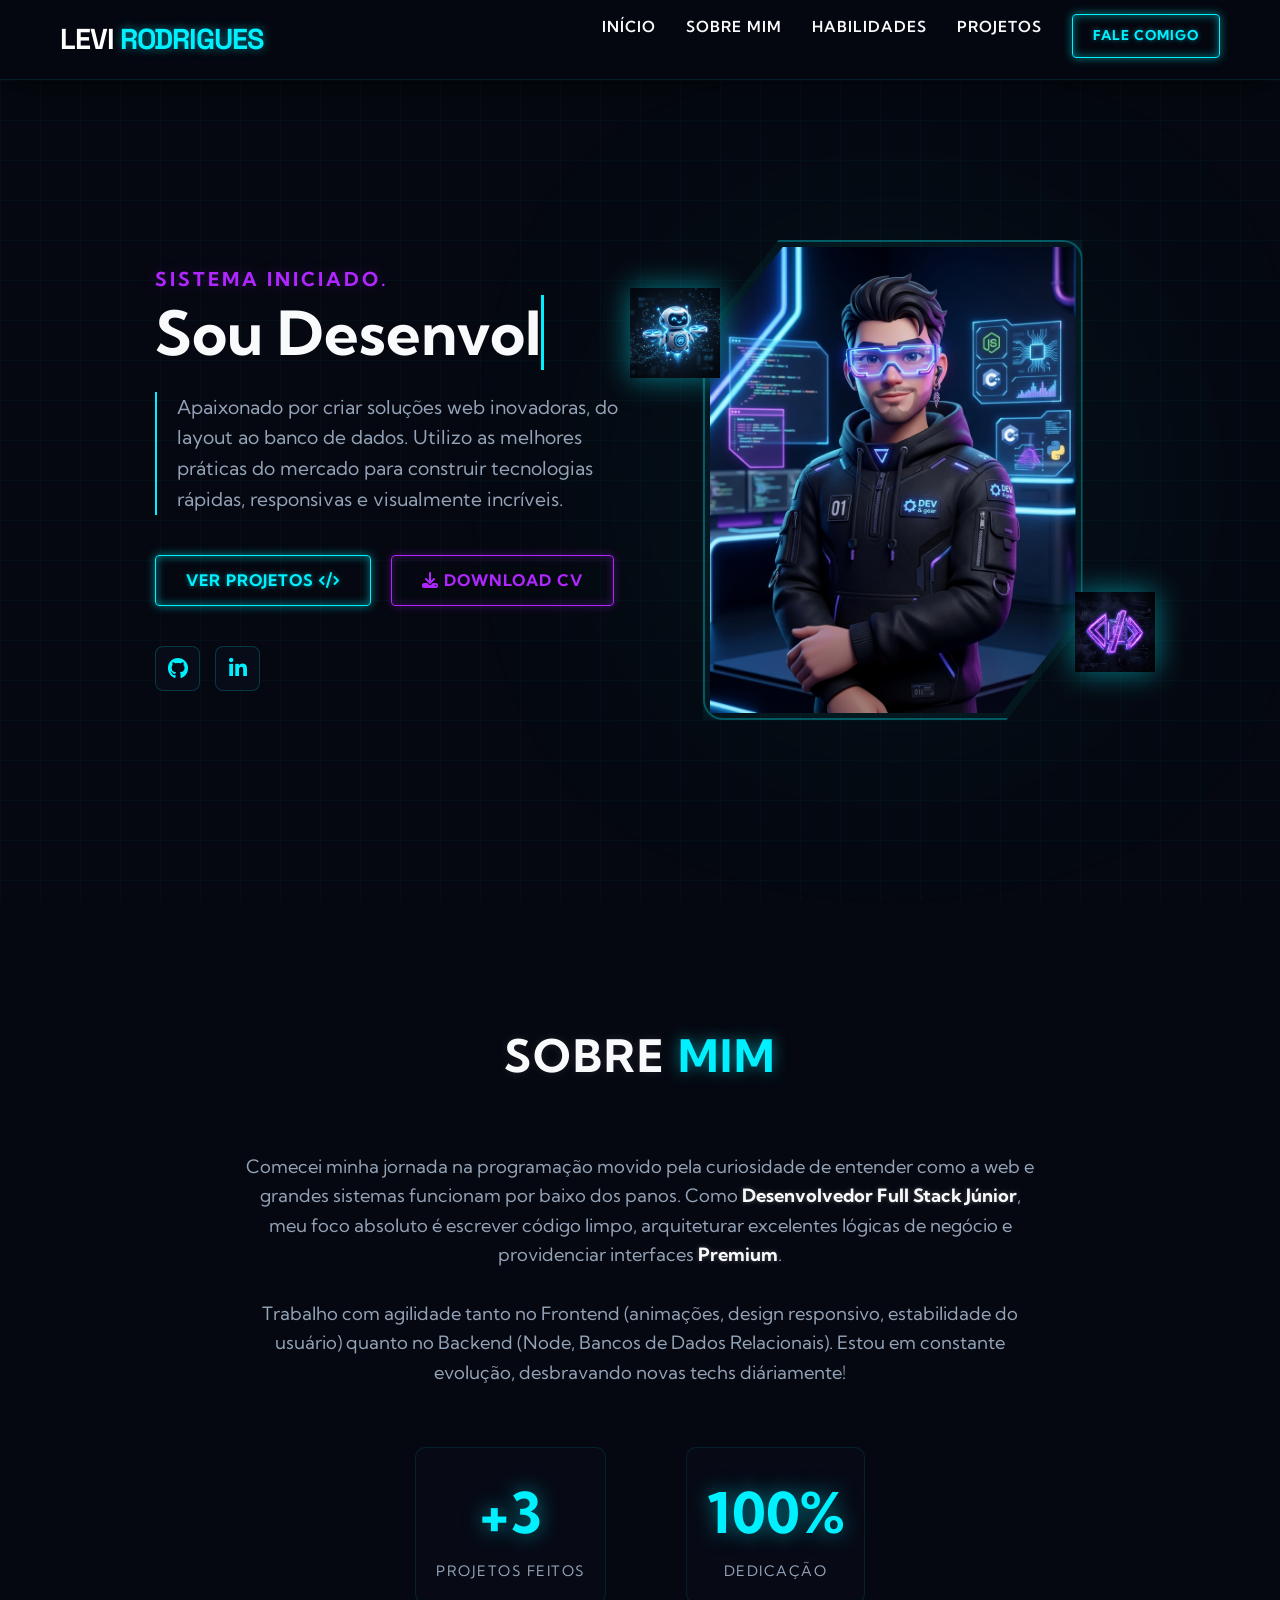
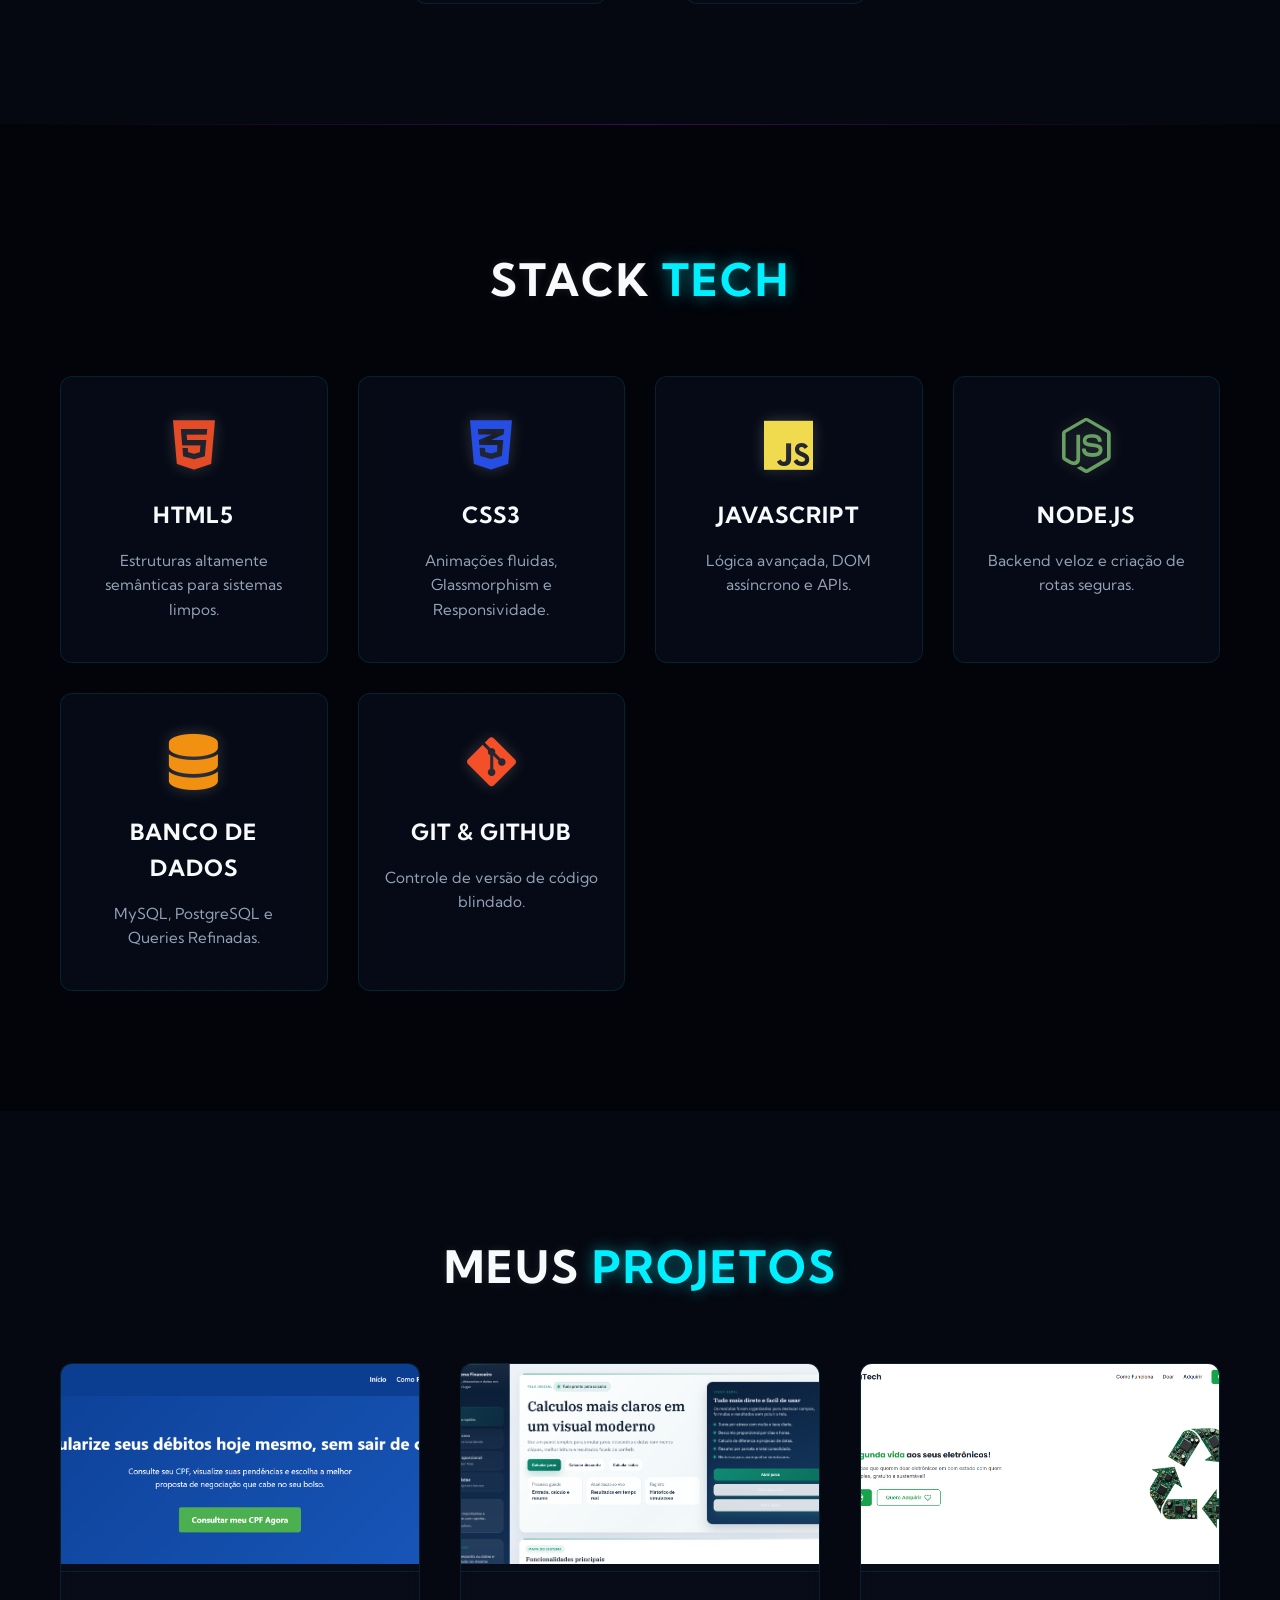
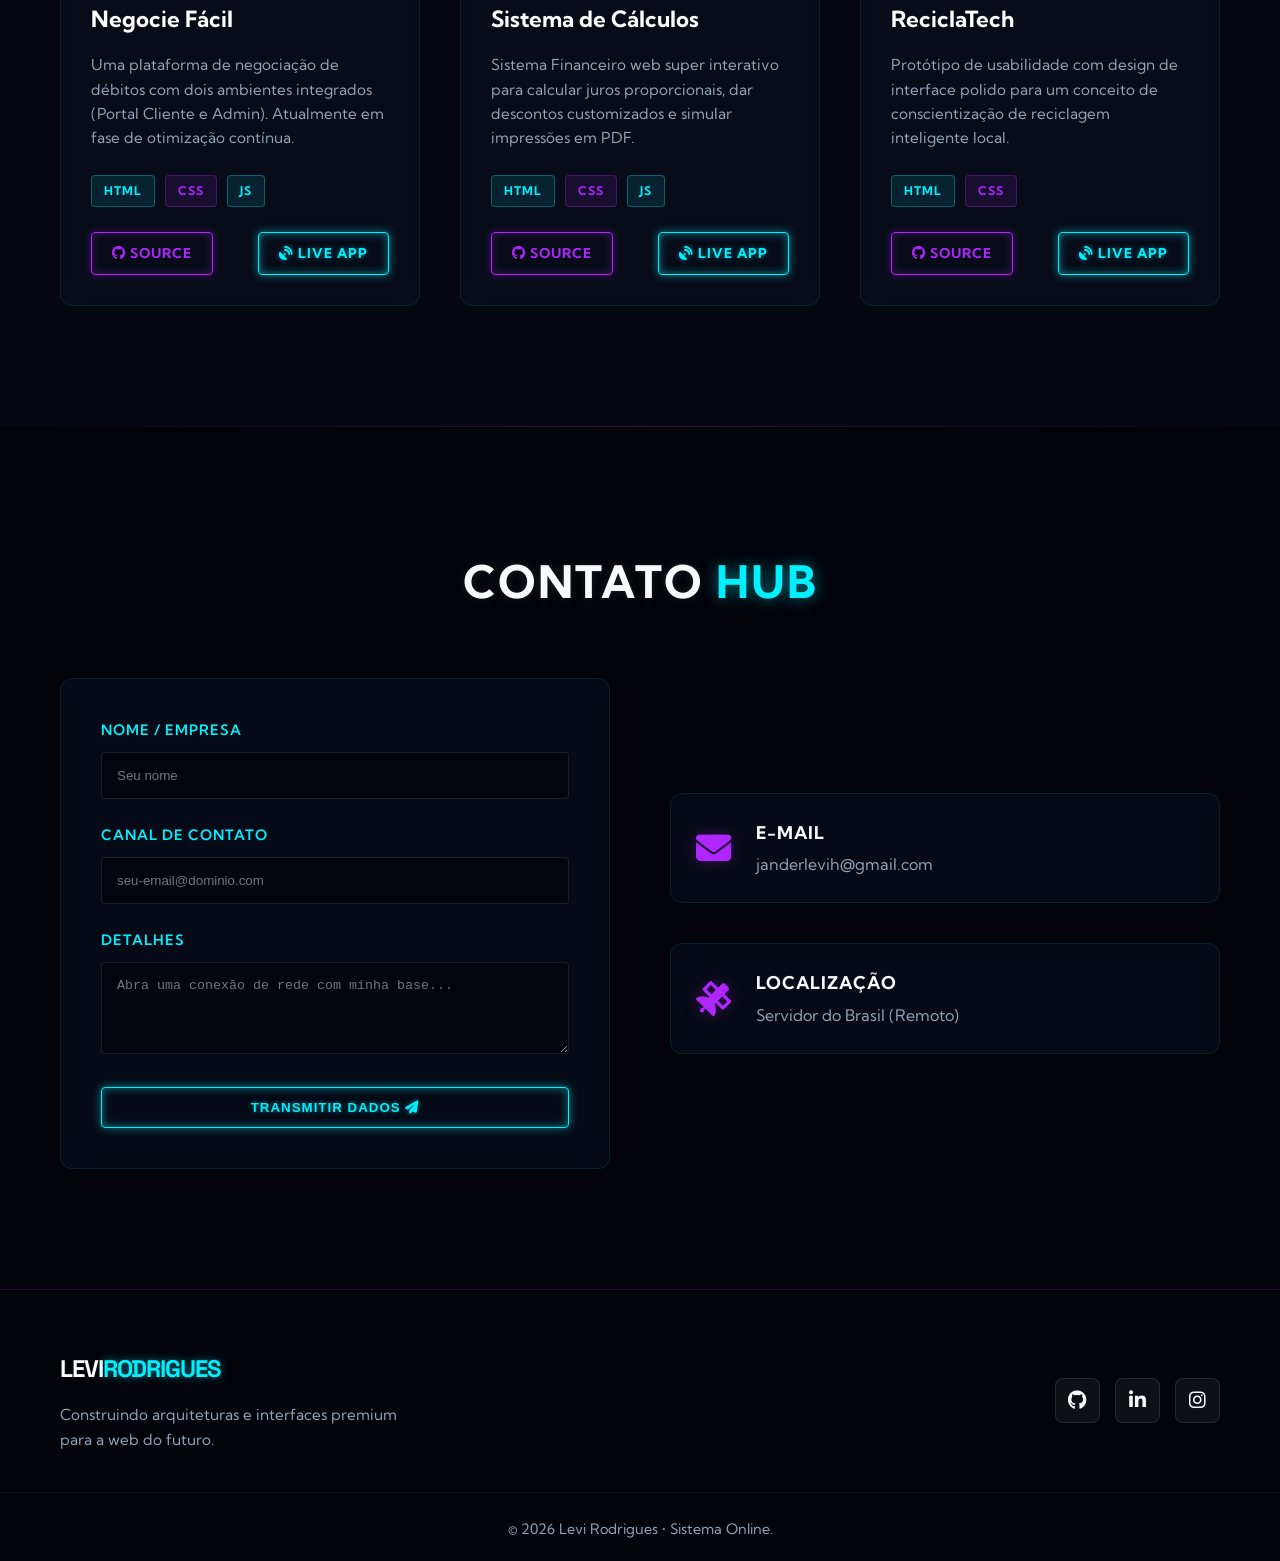
<file: index.html>
<!DOCTYPE html>
<html lang="pt-BR">
<head>
    <meta charset="UTF-8">
    <meta name="viewport" content="width=device-width, initial-scale=1.0">
    <title>Meu Portfólio | Desenvolvedor Full Stack</title>
    
    <link rel="stylesheet" href="styles.css">
    
    <!-- Fontes modernas Google Fonts (Kumbh Sans e Space Grotesk) -->
    <link rel="preconnect" href="https://fonts.googleapis.com">
    <link rel="preconnect" href="https://fonts.gstatic.com" crossorigin>
    <link href="https://fonts.googleapis.com/css2?family=Kumbh+Sans:wght@400;600;700&family=Space+Grotesk:wght@500;700&display=swap" rel="stylesheet">
    
    <link rel="stylesheet" href="https://cdnjs.cloudflare.com/ajax/libs/font-awesome/6.4.0/css/all.min.css">
</head>
<body>

    <!-- ============================= -->
    <!-- CABEÇALHO (HEADER) E MENU     -->
    <!-- ============================= -->
    <header class="header">
        <div class="container nav-container">
            <a href="#" class="logo">LEVI <span>RODRIGUES</span></a>
            
            <button class="mobile-menu-btn" aria-label="Abrir Menu">
                <i class="fas fa-bars"></i>
            </button>
            
            <nav class="nav-menu">
                <ul class="nav-list">
                    <li><a href="#inicio" class="nav-link">Início</a></li>
                    <li><a href="#sobre" class="nav-link">Sobre Mim</a></li>
                    <li><a href="#habilidades" class="nav-link">Habilidades</a></li>
                    <li><a href="#projetos" class="nav-link">Projetos</a></li>
                    <li><a href="#contato" class="btn btn-primary btn-sm">Fale Comigo</a></li>
                </ul>
            </nav>
        </div>
    </header>

    <main>
        <!-- ============================= -->
        <!-- SEÇÃO INÍCIO (HERO SECTION)   -->
        <!-- ============================= -->
        <section id="inicio" class="hero-section">
            <div class="container hero-container">
                <div class="hero-content reveal">
                    <h1><span class="highlight">Sistema Iniciado.</span>Sou <span class="typing" id="typing-text">Desenvolvedor Full Stack_</span></h1>
                    
                    <p>Apaixonado por criar soluções web inovadoras, do layout ao banco de dados. Utilizo as melhores práticas do mercado para construir tecnologias rápidas, responsivas e visualmente incríveis.</p>
                    
                    <div class="hero-buttons">
                        <a href="#projetos" class="btn btn-primary">Ver Projetos <i class="fas fa-code"></i></a>
                        <a href="assets/curriculo.pdf" target="_blank" class="btn btn-secondary">
                            <i class="fas fa-download"></i> Download CV
                        </a>
                    </div>
                    
                    <div class="social-links">
                        <a href="https://github.com/Jander-Levi" target="_blank" aria-label="GitHub"><i class="fab fa-github"></i></a>
                        <a href="https://linkedin.com/in/jander-levi-rodrigues-costa-196402261/" target="_blank" aria-label="LinkedIn"><i class="fab fa-linkedin-in"></i></a>
                    </div>
                </div>
                
                <div class="hero-image-box reveal">
                    <!-- Avatares Flutuantes com Efeito Tech -->
                    <img src="img/floating_avatar_1.png" alt="Tech icon" class="floating-avatar float-1">
                    <img src="img/floating_avatar_2.png" alt="Code icon" class="floating-avatar float-2">
                    
                    <div class="image-wrapper">
                        <!-- Imagem Principal Tech -->
                        <img src="img/avatar_principal.png" alt="Sua Foto de Perfil 3D" class="hero-img">
                    </div>
                </div>
            </div>
        </section>

        <!-- ============================= -->
        <!-- SEÇÃO SOBRE MIM               -->
        <!-- ============================= -->
        <section id="sobre" class="about-section">
            <div class="container reveal">
                <h2 class="section-title">Sobre <span>Mim</span></h2>
                
                <div class="about-content">
                    <p class="about-text">
                        Comecei minha jornada na programação movido pela curiosidade de entender como a web e grandes sistemas funcionam por baixo dos panos. Como <strong>Desenvolvedor Full Stack Júnior</strong>, meu foco absoluto é escrever código limpo, arquiteturar excelentes lógicas de negócio e providenciar interfaces <strong>Premium</strong>.
                        <br><br>
                        Trabalho com agilidade tanto no Frontend (animações, design responsivo, estabilidade do usuário) quanto no Backend (Node, Bancos de Dados Relacionais). Estou em constante evolução, desbravando novas techs diáriamente!
                    </p>
                    
                    <div class="about-stats">
                        <div class="stat-box reveal">
                            <span class="stat-number">+3</span>
                            <span class="stat-label">Projetos Feitos</span>
                        </div>
                        <div class="stat-box reveal">
                            <span class="stat-number">100%</span>
                            <span class="stat-label">Dedicação</span>
                        </div>
                    </div>
                </div>
            </div>
        </section>

        <!-- ============================= -->
        <!-- SEÇÃO HABILIDADES (SKILLS)    -->
        <!-- ============================= -->
        <section id="habilidades" class="skills-section bg-darker">
            <div class="container">
                <h2 class="section-title reveal">Stack <span>Tech</span></h2>
                
                <div class="skills-grid">
                    <div class="skill-card reveal">
                        <i class="fab fa-html5 skill-icon" style="color: #e34c26;"></i>
                        <h3>HTML5</h3>
                        <p>Estruturas altamente semânticas para sistemas limpos.</p>
                    </div>
                    
                    <div class="skill-card reveal">
                        <i class="fab fa-css3-alt skill-icon" style="color: #264de4;"></i>
                        <h3>CSS3</h3>
                        <p>Animações fluidas, Glassmorphism e Responsividade.</p>
                    </div>
                    
                    <div class="skill-card reveal">
                        <i class="fab fa-js skill-icon" style="color: #f0db4f;"></i>
                        <h3>JavaScript</h3>
                        <p>Lógica avançada, DOM assíncrono e APIs.</p>
                    </div>
                    
                    <div class="skill-card reveal">
                        <i class="fab fa-node-js skill-icon" style="color: #68a063;"></i>
                        <h3>Node.js</h3>
                        <p>Backend veloz e criação de rotas seguras.</p>
                    </div>
                    
                    <div class="skill-card reveal">
                        <i class="fas fa-database skill-icon" style="color: #f29111;"></i>
                        <h3>Banco de Dados</h3>
                        <p>MySQL, PostgreSQL e Queries Refinadas.</p>
                    </div>
                    
                    <div class="skill-card reveal">
                        <i class="fab fa-git-alt skill-icon" style="color: #f34f29;"></i>
                        <h3>Git & GitHub</h3>
                        <p>Controle de versão de código blindado.</p>
                    </div>
                </div>
            </div>
        </section>

        <!-- ============================= -->
        <!-- SEÇÃO DE PROJETOS             -->
        <!-- ============================= -->
        <section id="projetos" class="projects-section">
            <div class="container">
                <h2 class="section-title reveal">Meus <span>Projetos</span></h2>
                
                <div class="projects-grid">
                    <!-- PROJETO 1 -->
                    <div class="project-card reveal">
                        <div class="project-img-wrapper">
                            <img src="img/negocie-facil.png" alt="Sistema Negocie Fácil" class="project-img">
                        </div>
                        <div class="project-info">
                            <h3>Negocie Fácil</h3>
                            <p>Uma plataforma de negociação de débitos com dois ambientes integrados (Portal Cliente e Admin). Atualmente em fase de otimização contínua.</p>
                            
                            <div class="project-tags">
                                <span class="tag">HTML</span>
                                <span class="tag">CSS</span>
                                <span class="tag">JS</span>
                            </div>
                            
                            <div class="project-links">
                                <a href="https://github.com/Jander-Levi/Sistema-Negocie-Facil" target="_blank" class="btn btn-sm btn-secondary"><i class="fab fa-github"></i> Source</a>
                                <a href="https://www.g2gnegocie.servicecorp.tech/" target="_blank" class="btn btn-sm btn-primary"><i class="fas fa-satellite-dish"></i> Live App</a>
                            </div>
                        </div>
                    </div>

                    <!-- PROJETO 2 -->
                    <div class="project-card reveal">
                        <div class="project-img-wrapper">
                            <img src="img/sistema financeiro.png" alt="Sistema Empresarial" class="project-img">
                        </div>
                        <div class="project-info">
                            <h3>Sistema de Cálculos</h3>
                            <p>Sistema Financeiro web super interativo para calcular juros proporcionais, dar descontos customizados e simular impressões em PDF.</p>
                            <div class="project-tags">
                                <span class="tag">HTML</span>
                                <span class="tag">CSS</span>
                                <span class="tag">JS</span>
                            </div>
                            <div class="project-links">
                                <a href="https://github.com/Jander-Levi/Sistema-de-calculos" target="_blank" class="btn btn-sm btn-secondary"><i class="fab fa-github"></i> Source</a>
                                <a href="https://www.juros.systemcodex.com.br/" target="_blank" class="btn btn-sm btn-primary"><i class="fas fa-satellite-dish"></i> Live App</a>
                            </div>
                        </div>
                    </div>
                    
                    <!-- PROJETO 3 -->
                    <div class="project-card reveal">
                        <div class="project-img-wrapper">
                            <img src="img/ReciclaTech.png" alt="ReciclaTech" class="project-img">
                        </div>
                        <div class="project-info">
                            <h3>ReciclaTech</h3>
                            <p>Protótipo de usabilidade com design de interface polido para um conceito de conscientização de reciclagem inteligente local.</p>
                            <div class="project-tags">
                                <span class="tag">HTML</span>
                                <span class="tag">CSS</span>
                            </div>
                            <div class="project-links">
                                <a href="https://github.com/Jander-Levi/ReciclaTech" target="_blank" class="btn btn-sm btn-secondary"><i class="fab fa-github"></i> Source</a>
                                <a href="https://www.reciclatech.systemcodex.com.br/" target="_blank" class="btn btn-sm btn-primary"><i class="fas fa-satellite-dish"></i> Live App</a>
                            </div>
                        </div>
                    </div>
                    
                </div>
            </div>
        </section>

        <!-- ============================= -->
        <!-- SEÇÃO CONTATO                 -->
        <!-- ============================= -->
        <section id="contato" class="contact-section bg-darker">
            <div class="container reveal">
                <h2 class="section-title">Contato <span>Hub</span></h2>
                
                <div class="contact-content">
                    <form id="form-contato" class="contact-form reveal">
                        <div class="form-group">
                            <label for="nome">Nome / Empresa</label>
                            <input type="text" id="nome" name="nome" placeholder="Seu nome" required>
                        </div>
                        
                        <div class="form-group">
                            <label for="email">Canal de Contato</label>
                            <input type="email" id="email" name="email" placeholder="seu-email@dominio.com" required>
                        </div>
                        
                        <div class="form-group">
                            <label for="mensagem">Detalhes</label>
                            <textarea id="mensagem" name="mensagem" rows="4" placeholder="Abra uma conexão de rede com minha base..." required></textarea>
                        </div>
                        
                        <button type="submit" class="btn btn-primary w-100">Transmitir Dados <i class="fas fa-paper-plane"></i></button>
                    </form>
                    
                    <div class="contact-info">
                        <div class="info-item reveal">
                            <i class="fas fa-envelope"></i>
                            <div>
                                <h4>E-mail</h4>
                                <p>janderlevih@gmail.com</p>
                            </div>
                        </div>
                        <div class="info-item reveal">
                            <i class="fas fa-satellite"></i>
                            <div>
                                <h4>Localização</h4>
                                <p>Servidor do Brasil (Remoto)</p>
                            </div>
                        </div>
                    </div>
                </div>
            </div>
        </section>
    </main>

    <!-- ============================= -->
    <!-- RODAPÉ (FOOTER)               -->
    <!-- ============================= -->
    <footer class="footer">
        <div class="container footer-content">
            <div class="footer-logo">
                <a href="#inicio" class="logo" style="font-size:1.5rem">LEVI<span>RODRIGUES</span></a>
                <p>Construindo arquiteturas e interfaces premium para a web do futuro.</p>
            </div>
            
            <div class="footer-social">
                <a href="https://github.com/Jander-Levi"><i class="fab fa-github"></i></a>
                <a href="https://www.linkedin.com/in/jander-levi-rodrigues-costa-196402261/"><i class="fab fa-linkedin-in"></i></a>
                <a href="https://www.instagram.com/levih_rodrigues/"><i class="fab fa-instagram"></i></a>
            </div>
        </div>
        <div class="footer-bottom">
            <p>&copy; <span id="ano-atual">2026</span> Levi Rodrigues • Sistema Online.</p>
        </div>
    </footer>

    <script src="script.js"></script>
</body>
</html>
</file>
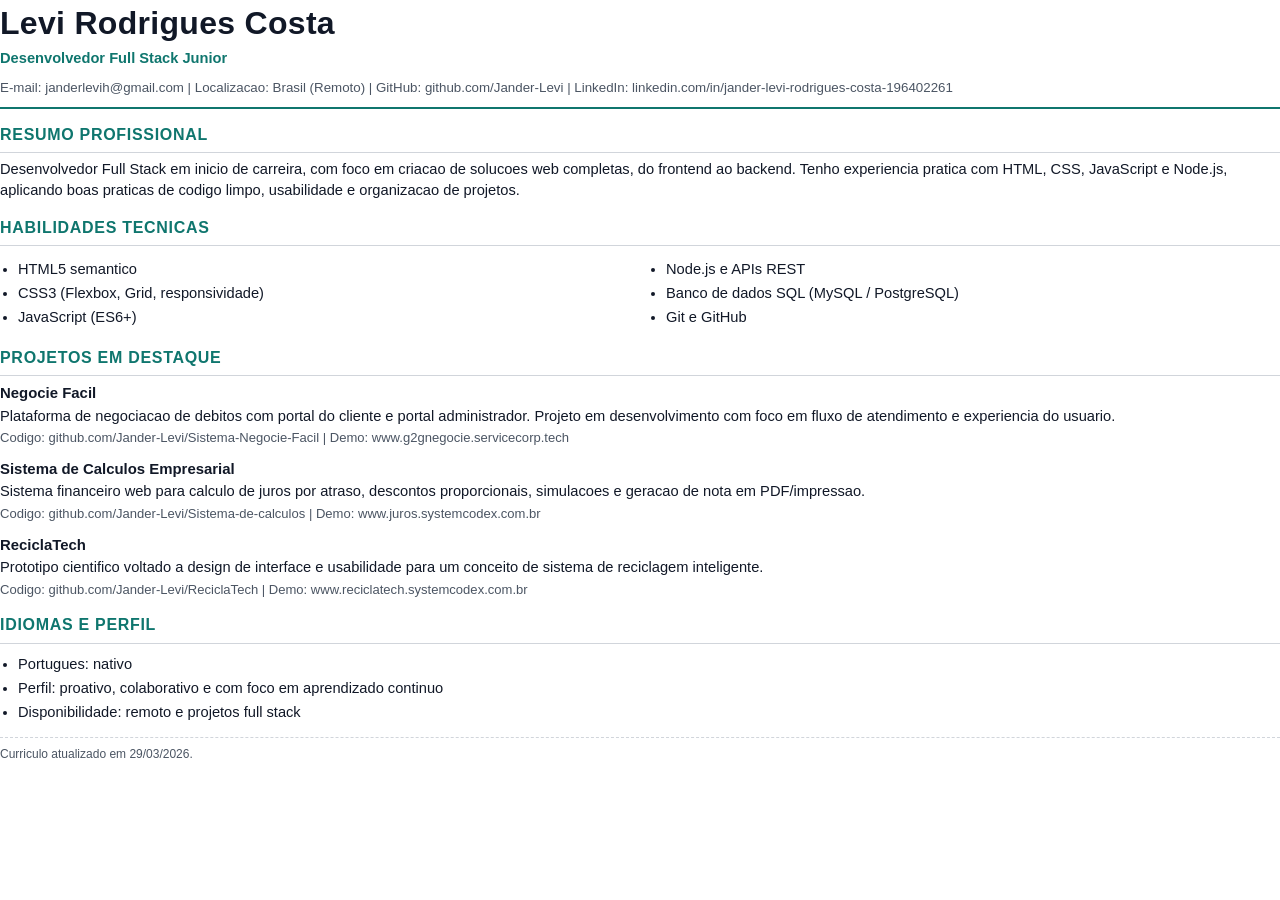
<file: assets/curriculo.html>
<!DOCTYPE html>
<html lang="pt-BR">
<head>
  <meta charset="UTF-8" />
  <meta name="viewport" content="width=device-width, initial-scale=1.0" />
  <title>Curriculo - Levi Rodrigues</title>
  <style>
    @page {
      size: A4;
      margin: 18mm;
    }

    :root {
      --text: #111827;
      --muted: #4b5563;
      --line: #d1d5db;
      --accent: #0f766e;
    }

    * { box-sizing: border-box; }

    body {
      font-family: "Segoe UI", Tahoma, Arial, sans-serif;
      color: var(--text);
      margin: 0;
      font-size: 11pt;
      line-height: 1.45;
      background: #ffffff;
    }

    h1, h2, h3, p, ul { margin: 0; }

    .header {
      border-bottom: 2px solid var(--accent);
      padding-bottom: 10px;
      margin-bottom: 14px;
    }

    .name {
      font-size: 24pt;
      font-weight: 700;
      letter-spacing: 0.3px;
    }

    .role {
      margin-top: 2px;
      color: var(--accent);
      font-weight: 600;
      font-size: 11pt;
    }

    .contact {
      margin-top: 8px;
      color: var(--muted);
      font-size: 10pt;
    }

    .section {
      margin-top: 14px;
    }

    .section h2 {
      font-size: 12pt;
      text-transform: uppercase;
      letter-spacing: 0.7px;
      color: var(--accent);
      margin-bottom: 6px;
    }

    .section .box {
      border-top: 1px solid var(--line);
      padding-top: 6px;
    }

    .skills {
      display: grid;
      grid-template-columns: 1fr 1fr;
      gap: 8px 16px;
    }

    ul {
      padding-left: 18px;
      margin-top: 4px;
    }

    li { margin: 3px 0; }

    .project {
      margin-bottom: 10px;
    }

    .project h3 {
      font-size: 11.2pt;
      margin-bottom: 2px;
    }

    .links {
      color: var(--muted);
      font-size: 9.8pt;
      margin-top: 2px;
      word-break: break-all;
    }

    .footnote {
      margin-top: 14px;
      padding-top: 8px;
      border-top: 1px dashed var(--line);
      color: var(--muted);
      font-size: 9pt;
    }
  </style>
</head>
<body>
  <header class="header">
    <h1 class="name">Levi Rodrigues Costa</h1>
    <p class="role">Desenvolvedor Full Stack Junior</p>
    <p class="contact">
      E-mail: janderlevih@gmail.com | Localizacao: Brasil (Remoto) | 
      GitHub: github.com/Jander-Levi | 
      LinkedIn: linkedin.com/in/jander-levi-rodrigues-costa-196402261
    </p>
  </header>

  <section class="section">
    <h2>Resumo Profissional</h2>
    <div class="box">
      <p>
        Desenvolvedor Full Stack em inicio de carreira, com foco em criacao de solucoes web completas,
        do frontend ao backend. Tenho experiencia pratica com HTML, CSS, JavaScript e Node.js,
        aplicando boas praticas de codigo limpo, usabilidade e organizacao de projetos.
      </p>
    </div>
  </section>

  <section class="section">
    <h2>Habilidades Tecnicas</h2>
    <div class="box skills">
      <ul>
        <li>HTML5 semantico</li>
        <li>CSS3 (Flexbox, Grid, responsividade)</li>
        <li>JavaScript (ES6+)</li>
      </ul>
      <ul>
        <li>Node.js e APIs REST</li>
        <li>Banco de dados SQL (MySQL / PostgreSQL)</li>
        <li>Git e GitHub</li>
      </ul>
    </div>
  </section>

  <section class="section">
    <h2>Projetos em Destaque</h2>
    <div class="box">
      <article class="project">
        <h3>Negocie Facil</h3>
        <p>
          Plataforma de negociacao de debitos com portal do cliente e portal administrador.
          Projeto em desenvolvimento com foco em fluxo de atendimento e experiencia do usuario.
        </p>
        <p class="links">
          Codigo: github.com/Jander-Levi/Sistema-Negocie-Facil | Demo: www.g2gnegocie.servicecorp.tech
        </p>
      </article>

      <article class="project">
        <h3>Sistema de Calculos Empresarial</h3>
        <p>
          Sistema financeiro web para calculo de juros por atraso, descontos proporcionais,
          simulacoes e geracao de nota em PDF/impressao.
        </p>
        <p class="links">
          Codigo: github.com/Jander-Levi/Sistema-de-calculos | Demo: www.juros.systemcodex.com.br
        </p>
      </article>

      <article class="project">
        <h3>ReciclaTech</h3>
        <p>
          Prototipo cientifico voltado a design de interface e usabilidade para um conceito de
          sistema de reciclagem inteligente.
        </p>
        <p class="links">
          Codigo: github.com/Jander-Levi/ReciclaTech | Demo: www.reciclatech.systemcodex.com.br
        </p>
      </article>
    </div>
  </section>

  <section class="section">
    <h2>Idiomas e Perfil</h2>
    <div class="box">
      <ul>
        <li>Portugues: nativo</li>
        <li>Perfil: proativo, colaborativo e com foco em aprendizado continuo</li>
        <li>Disponibilidade: remoto e projetos full stack</li>
      </ul>
    </div>
  </section>

  <p class="footnote">Curriculo atualizado em 29/03/2026.</p>
</body>
</html>
</file>
<file: styles.css>
/* ==========================================================================
   ARQUIVO CSS (Folha de Estilos) - TEMA TECH & CYBER
   ========================================================================== */

/* 1. IMPORTAÇÃO E VARIÁVEIS ============================================== */
:root {
  /* Cores Principais - Tema Cyber Escuro */
  --bg-primary: #050810;   /* Fundo super escuro */
  --bg-secondary: rgba(15, 23, 42, 0.4); 
  --bg-darker: #02040a;    
  
  --text-main: #f8fafc;    
  --text-muted: #94a3b8;   
  
  /* Cores Neon / Tech */
  --accent: #00f0ff;       /* Ciano Neon */
  --accent-hover: #00c3ff; 
  --accent-glow: rgba(0, 240, 255, 0.5);

  --secondary-accent: #b026ff; /* Roxo Cyber */
  --secondary-glow: rgba(176, 38, 255, 0.3);

  --header-height: 80px;   
  --transition: all 0.3s cubic-bezier(0.4, 0, 0.2, 1); 
}

/* 2. RESET GERAL E ANIMAÇÕES BASE ======================================== */
* {
  margin: 0;
  padding: 0;
  box-sizing: border-box;
}

html {
  scroll-behavior: smooth;
}

body {
  font-family: 'Kumbh Sans', sans-serif;
  background-color: var(--bg-primary);
  color: var(--text-main);
  line-height: 1.6;
  overflow-x: hidden;
  position: relative;
}

/* Fundo Estilo Grade/Grid Tecnológico Funcional */
body::before {
  content: "";
  position: fixed;
  top: 0; left: 0; width: 100vw; height: 100vh;
  background-image: 
    linear-gradient(rgba(0, 240, 255, 0.03) 1px, transparent 1px),
    linear-gradient(90deg, rgba(0, 240, 255, 0.03) 1px, transparent 1px);
  background-size: 40px 40px;
  z-index: -1;
  pointer-events: none;
}

a {
  text-decoration: none;
  color: inherit;
}
ul { list-style: none; }
img {
  max-width: 100%;
  height: auto;
}

/* 3. CLASSES UTILITÁRIAS ================================================= */
.container {
  max-width: 1200px;
  margin: 0 auto;
  padding: 0 20px;
}

.section-title {
  text-align: center;
  font-size: 2.8rem;
  margin-bottom: 60px;
  color: var(--text-main);
  text-transform: uppercase;
  letter-spacing: 2px;
  text-shadow: 0 0 10px rgba(255, 255, 255, 0.1);
}
.section-title span {
  color: var(--accent);
  text-shadow: 0 0 15px var(--accent-glow);
}

.bg-darker {
  background-color: var(--bg-darker);
  position: relative;
}
/* Sutil borda roxa no topo e fundo de seções escuras */
.bg-darker::before {
  content: "";
  position: absolute; top: 0; left: 0; right: 0; height: 1px;
  background: linear-gradient(90deg, transparent, var(--secondary-glow), transparent);
}

/* Efeito Typing =============================== */
.type-wrap { display: inline-block; }
.typing {
  border-right: 3px solid var(--accent);
  white-space: nowrap;
  animation: blink 0.8s step-end infinite;
}
@keyframes blink { 50% { border-color: transparent; } }

/* Efeito Revelação Scroll ===================== */
.reveal {
  opacity: 0;
  transform: translateY(40px);
  transition: all 0.8s ease-out;
}
.reveal.active {
  opacity: 1;
  transform: translateY(0);
}

/* Botões Cyberpunk ============================ */
.btn {
  display: inline-block;
  padding: 12px 30px;
  border-radius: 4px; /* Mais quadrado pra visual tech */
  font-weight: 700;
  cursor: pointer;
  transition: var(--transition);
  border: none;
  text-align: center;
  text-transform: uppercase;
  letter-spacing: 1px;
  position: relative;
  overflow: hidden;
}
.btn::before { /* Efeito de brilho passando no botão */
  content: ""; position: absolute; top: 0; left: -100%; width: 100%; height: 100%;
  background: linear-gradient(90deg, transparent, rgba(255,255,255,0.2), transparent);
  transition: all 0.5s;
}
.btn:hover::before { left: 100%; }

.btn-primary {
  background-color: transparent;
  color: var(--accent);
  border: 1px solid var(--accent);
  box-shadow: 0 0 10px var(--accent-glow), inset 0 0 10px var(--accent-glow);
  text-shadow: 0 0 5px var(--accent-glow);
}
.btn-primary:hover {
  background-color: var(--accent);
  color: #000;
  box-shadow: 0 0 20px var(--accent-glow), inset 0 0 20px var(--accent-glow);
  text-shadow: none;
}

.btn-secondary {
  background-color: transparent;
  color: var(--secondary-accent);
  border: 1px solid var(--secondary-accent);
  box-shadow: 0 0 10px var(--secondary-glow), inset 0 0 10px var(--secondary-glow);
}
.btn-secondary:hover {
  background-color: var(--secondary-accent);
  color: #fff;
  box-shadow: 0 0 20px var(--secondary-glow), inset 0 0 20px var(--secondary-glow);
}

/* 4. CABEÇALHO (HEADER) ================================================== */
.header {
  height: var(--header-height);
  background-color: rgba(5, 8, 16, 0.7);
  backdrop-filter: blur(12px);
  -webkit-backdrop-filter: blur(12px);
  position: fixed;
  top: 0; left: 0; width: 100%;
  z-index: 1000;
  border-bottom: 1px solid rgba(0, 240, 255, 0.1);
  box-shadow: 0 4px 30px rgba(0, 0, 0, 0.5);
  transition: var(--transition);
}

.nav-container {
  display: flex;
  justify-content: space-between;
  align-items: center;
  height: 100%;
}

.logo {
  font-size: 1.8rem;
  font-weight: 700;
  letter-spacing: -1px;
  font-family: 'Space Grotesk', 'Kumbh Sans', sans-serif;
  text-transform: uppercase;
  color: #fff;
}
.logo span {
  color: var(--accent);
  text-shadow: 0 0 10px var(--accent-glow);
}

.nav-list { display: flex; gap: 30px; }
.nav-link {
  font-weight: 600;
  font-size: 0.95rem;
  text-transform: uppercase;
  letter-spacing: 1px;
  transition: color 0.3s;
  position: relative;
}
.nav-link:not(.btn-primary)::after {
  content: ""; position: absolute; width: 0%; height: 2px;
  bottom: -4px; left: 0; background-color: var(--accent);
  transition: width 0.3s ease; box-shadow: 0 0 8px var(--accent-glow);
}
.nav-link:not(.btn-primary):hover::after { width: 100%; }
.nav-link:not(.btn-primary):hover { color: var(--text-main); text-shadow: 0 0 5px var(--text-main); }

.mobile-menu-btn {
  display: none; background: none; border: none; color: var(--accent);
  font-size: 1.5rem; cursor: pointer; text-shadow: 0 0 10px var(--accent-glow);
}

/* 5. INÍCIO (HERO SECTION) =============================================== */
.hero-section {
  padding-top: calc(var(--header-height) + 60px);
  padding-bottom: 80px;
  min-height: 100vh;
  display: flex; align-items: center;
}
.hero-container {
  display: flex; align-items: center; justify-content: space-between; gap: 40px;
}
.hero-content { flex: 1; z-index: 2; }
.highlight {
  color: var(--secondary-accent);
  text-shadow: 0 0 15px var(--secondary-glow);
  font-size: 1.2rem;
  font-weight: 700;
  text-transform: uppercase;
  letter-spacing: 3px;
  display: block; margin-bottom: 10px;
}
.hero-content h1 {
  font-size: 3.8rem;
  line-height: 1.1;
  margin: 0 0 25px 0;
}
.hero-content p {
  color: var(--text-muted);
  font-size: 1.2rem;
  margin-bottom: 40px;
  max-width: 550px;
  border-left: 2px solid var(--accent);
  padding-left: 20px;
}

.hero-buttons { display: flex; gap: 20px; flex-wrap: wrap; }

.social-links { margin-top: 40px; display: flex; gap: 15px; }
.social-links a {
  display: flex; align-items: center; justify-content: center;
  width: 45px; height: 45px; border-radius: 8px; /* Quadrado arredondado tech */
  background: rgba(10, 15, 30, 0.6);
  border: 1px solid rgba(0, 240, 255, 0.2);
  color: var(--accent); font-size: 1.3rem;
  transition: var(--transition);
  backdrop-filter: blur(5px);
}
.social-links a:hover {
  background-color: var(--accent); color: #000;
  box-shadow: 0 0 15px var(--accent-glow);
  transform: translateY(-5px);
}

/* Efeito Avatar 3D do Hero */
.hero-image-box {
  flex: 1; display: flex; justify-content: center; position: relative;
}
.hero-image-box::before { /* Brilho atrás da imagem */
  content: ""; position: absolute; width: 300px; height: 300px;
  background: var(--accent); top: 50%; left: 50%;
  transform: translate(-50%, -50%);
  filter: blur(150px); opacity: 0.15; border-radius: 50%; z-index: 0;
}
.image-wrapper {
  position: relative;
  width: 100%; max-width: 380px; height: 480px; margin: 0 auto;
  border-radius: 20px;
  clip-path: polygon(20% 0%, 100% 0, 100% 80%, 80% 100%, 0 100%, 0% 20%); /* Corte "Cyberpunk" nas quinas */
  background: rgba(0, 240, 255, 0.05);
  border: 2px solid rgba(0, 240, 255, 0.3);
  box-shadow: 0 0 30px rgba(0, 240, 255, 0.2);
  z-index: 1; padding: 5px;
}
.hero-img {
  width: 100%; height: 100%;
  object-fit: cover;
  clip-path: polygon(20% 0%, 100% 0, 100% 80%, 80% 100%, 0 100%, 0% 20%);
}

/* Avatares flutuantes (Decoração) */
@keyframes float {
  0% { transform: translateY(0px) rotate(0deg); }
  50% { transform: translateY(-20px) rotate(5deg); }
  100% { transform: translateY(0px) rotate(0deg); }
}
.floating-avatar {
  position: absolute;
  animation: float 6s ease-in-out infinite;
  filter: drop-shadow(0 0 15px var(--accent-glow));
  z-index: 3;
}
.float-1 { top: 10%; left: -30px; width: 90px; animation-delay: 0s; }
.float-2 { bottom: 10%; right: -30px; width: 80px; animation-delay: -3s; animation-duration: 8s; }

/* 6. SOBRE MIM =========================================================== */
.about-section, .skills-section, .projects-section, .contact-section {
  padding: 120px 0;
}
.about-text {
  color: var(--text-muted); font-size: 1.15rem; text-align: center;
  max-width: 800px; margin: 0 auto;
}
.about-text strong {
  color: var(--text-main); text-shadow: 0 0 5px rgba(255,255,255,0.3);
}
.about-stats {
  display: flex; justify-content: center; gap: 80px; margin-top: 60px;
}
.stat-box {
  text-align: center; padding: 20px;
  background: rgba(10, 15, 30, 0.4);
  border: 1px solid rgba(0, 240, 255, 0.1);
  border-radius: 10px; backdrop-filter: blur(5px);
  min-width: 160px;
}
.stat-number {
  display: block; font-size: 3.5rem; font-weight: 700;
  color: var(--accent); text-shadow: 0 0 20px var(--accent-glow);
}
.stat-label {
  color: var(--text-muted); text-transform: uppercase; letter-spacing: 1.5px;
  font-size: 0.9rem;
}

/* 7. HABILIDADES (SKILLS) - GLASSMORPHISM ================================ */
.skills-grid {
  display: grid; grid-template-columns: repeat(auto-fit, minmax(250px, 1fr)); gap: 30px;
}
.skill-card {
  background: rgba(10, 15, 30, 0.6);
  backdrop-filter: blur(12px); -webkit-backdrop-filter: blur(12px);
  border: 1px solid rgba(0, 240, 255, 0.1);
  padding: 40px 25px; border-radius: 12px; text-align: center;
  transition: var(--transition);
  position: relative; overflow: hidden;
}
.skill-card::before { /* Brilho superior interior da carta */
  content: ""; position: absolute; top: 0; left: 0; width: 100%; height: 2px;
  background: linear-gradient(90deg, transparent, var(--accent), transparent); opacity: 0; transition: 0.3s;
}
.skill-card:hover {
  transform: translateY(-10px);
  border-color: var(--accent);
  box-shadow: 0 10px 30px rgba(0, 240, 255, 0.15);
}
.skill-card:hover::before { opacity: 1; }

.skill-icon { font-size: 3.5rem; margin-bottom: 25px; text-shadow: 0 0 15px rgba(255,255,255,0.2); }
.skill-card h3 { margin-bottom: 15px; font-size: 1.4rem; letter-spacing: 1px; text-transform: uppercase; }
.skill-card p { color: var(--text-muted); font-size: 0.95rem; }

/* 8. PROJETOS (PORTFÓLIO) ================================================ */
.projects-grid {
  display: grid; grid-template-columns: repeat(auto-fit, minmax(280px, 1fr)); gap: 40px;
}
.project-card {
  background: rgba(10, 15, 30, 0.6);
  backdrop-filter: blur(12px);
  border: 1px solid rgba(0, 240, 255, 0.1);
  border-radius: 12px; overflow: hidden; transition: var(--transition);
  display: flex; flex-direction: column;
}
.project-card:hover {
  transform: translateY(-8px);
  border-color: var(--secondary-accent);
  box-shadow: 0 15px 40px rgba(176, 38, 255, 0.15);
}
.project-img-wrapper {
  overflow: hidden; position: relative; border-bottom: 1px solid rgba(0, 240, 255, 0.1);
}
.project-img-wrapper::after {
  content: ""; position: absolute; inset: 0; background: var(--accent-glow); opacity: 0; transition: 0.3s; mix-blend-mode: overlay;
}
.project-card:hover .project-img-wrapper::after { opacity: 0.8; }

.project-img { width: 100%; height: 200px; object-fit: cover; transition: transform 0.6s ease; }
.project-card:hover .project-img { transform: scale(1.08); }

.project-info { padding: 30px; display: flex; flex-direction: column; flex-grow: 1; }
.project-info h3 { font-size: 1.4rem; margin-bottom: 15px; color: #fff; }
.project-info p { color: var(--text-muted); font-size: 0.95rem; margin-bottom: 25px; flex-grow: 1; }

.project-tags { display: flex; flex-wrap: wrap; gap: 10px; margin-bottom: 25px; }
.tag {
  background-color: rgba(0, 240, 255, 0.1);
  border: 1px solid rgba(0, 240, 255, 0.3);
  color: var(--accent); padding: 5px 12px; border-radius: 4px;
  font-size: 0.75rem; font-weight: 700; text-transform: uppercase; letter-spacing: 1px;
}
.tag:nth-child(even) { /* Intercala com roxo pra ficar estiloso */
  background-color: rgba(176, 38, 255, 0.1); border-color: rgba(176, 38, 255, 0.3); color: var(--secondary-accent);
}

.project-links { display: flex; gap: 15px; justify-content: space-between; }
.btn-sm { padding: 10px 20px; font-size: 0.85rem; }

/* 9. CONTATO E RODAPÉ ==================================================== */
.contact-content { display: grid; grid-template-columns: 1fr 1fr; gap: 60px; }
.contact-form {
  background: rgba(10, 15, 30, 0.6); padding: 40px; border-radius: 12px;
  border: 1px solid rgba(0, 240, 255, 0.1); backdrop-filter: blur(12px);
}
.form-group { margin-bottom: 25px; }
.form-group label { display: block; margin-bottom: 10px; font-weight: 600; color: var(--accent); text-transform: uppercase; letter-spacing: 1px; font-size: 0.9rem;}
.form-group input, .form-group textarea {
  width: 100%; padding: 15px; border-radius: 4px;
  background-color: rgba(0,0,0,0.4);
  border: 1px solid rgba(255,255,255,0.1); color: white;
  transition: var(--transition);
}
.form-group input:focus, .form-group textarea:focus {
  outline: none; border-color: var(--accent);
  box-shadow: 0 0 10px rgba(0, 240, 255, 0.2);
}
.w-100 { width: 100%; }

.contact-info { display: flex; flex-direction: column; gap: 40px; justify-content: center;}
.info-item {
  display: flex; align-items: center; gap: 25px;
  background: rgba(10, 15, 30, 0.6); padding: 25px; border-radius: 12px;
  border: 1px solid rgba(0, 240, 255, 0.1); backdrop-filter: blur(12px);
  transition: var(--transition);
}
.info-item:hover { transform: translateX(10px); border-color: var(--secondary-accent); }
.info-item i {
  font-size: 2.2rem; color: var(--secondary-accent);
  text-shadow: 0 0 15px var(--secondary-glow);
}
.info-item h4 { font-size: 1.1rem; text-transform: uppercase; letter-spacing: 1px; margin-bottom: 5px;}
.info-item p { color: var(--text-muted); }

.footer {
  background-color: var(--bg-darker);
  padding: 60px 0 20px 0;
  border-top: 1px solid rgba(176, 38, 255, 0.2);
  box-shadow: 0 -10px 30px rgba(176, 38, 255, 0.05);
}
.footer-content { display: flex; justify-content: space-between; align-items: center; margin-bottom: 40px; }
.footer-logo { max-width: 350px; }
.footer-logo p { color: var(--text-muted); margin-top: 15px; font-size: 0.95rem; }

.footer-social { display: flex; gap: 15px; }
.footer-social a {
  width: 45px; height: 45px; border-radius: 8px;
  background: rgba(255,255,255,0.05); border: 1px solid rgba(255,255,255,0.1);
  display: flex; justify-content: center; align-items: center;
  transition: var(--transition); font-size: 1.2rem;
}
.footer-social a:hover {
  background: var(--accent); color: #000; border-color: var(--accent);
  box-shadow: 0 0 15px var(--accent-glow); transform: translateY(-5px);
}
.footer-bottom {
  text-align: center; color: var(--text-muted); font-size: 0.9rem;
  border-top: 1px solid rgba(255,255,255,0.05); padding-top: 25px;
}

/* 10. MEDIA QUERIES ====================================================== */
@media (max-width: 992px) {
  .section-title { font-size: 2.4rem; margin-bottom: 50px; }
  .about-section, .skills-section, .projects-section, .contact-section { padding: 90px 0; }
  .hero-container { flex-direction: column-reverse; text-align: center; }
  .hero-content { align-items: center; }
  .hero-content p { border-left: none; padding-left: 0; margin-left: auto; margin-right: auto; }
  .hero-buttons, .social-links { justify-content: center; }
  .contact-content { grid-template-columns: 1fr; }
}

@media (max-width: 768px) {
  .mobile-menu-btn { display: block; }
  .nav-list {
    position: absolute; top: var(--header-height); left: 0; width: 100%;
    background-color: rgba(5, 8, 16, 0.98); backdrop-filter: blur(15px);
    flex-direction: column; align-items: center; padding: 40px 0; gap: 20px;
    clip-path: polygon(0 0, 100% 0, 100% 0, 0 0);
    transition: clip-path 0.4s ease-in-out; border-bottom: 1px solid rgba(0, 240, 255, 0.2);
  }
  .nav-list.active { clip-path: polygon(0 0, 100% 0, 100% 100%, 0 100%); }
  
  .hero-content h1 { font-size: 2.5rem; }
  .hero-content p { font-size: 1.05rem; }
  .hero-image-box::before { width: 220px; height: 220px; }
  .image-wrapper { height: 400px; }
  
  .floating-avatar { display: none; } /* Esconde avatares flutuantes para diminuir a poluição mobile */
  
  .about-stats { flex-direction: column; gap: 20px; }
  .stat-box { min-width: 200px; }
  
  .projects-grid { grid-template-columns: 1fr; } /* Força 1 coluna em celular e tablet */
  
  .footer-content { flex-direction: column; text-align: center; gap: 30px; }
  .footer-logo { margin: 0 auto; }
}

@media (max-width: 480px) {
  .section-title { font-size: 2rem; margin-bottom: 40px; }
  .about-section, .skills-section, .projects-section, .contact-section { padding: 60px 0; }
  
  .hero-section { padding-top: calc(var(--header-height) + 30px); padding-bottom: 60px; }
  .hero-content h1 { font-size: 2rem; }
  .hero-content p { font-size: 0.95rem; }
  .hero-buttons { flex-direction: column; width: 100%; gap: 15px; }
  .hero-buttons .btn { width: 100%; display: flex; justify-content: center; align-items: center; gap: 10px; }
  
  .image-wrapper { height: 320px; border-radius: 15px; }
  
  .stat-box { min-width: 100%; padding: 15px; }
  .stat-number { font-size: 2.8rem; }
  .stat-label { font-size: 0.85rem; }
  
  .skills-grid { grid-template-columns: 1fr; gap: 20px; }
  
  .contact-form { padding: 25px 15px; }
  .info-item { flex-direction: column; text-align: center; gap: 15px; padding: 20px; }
  
  .footer { padding: 40px 0 20px 0; }
}
</file>
